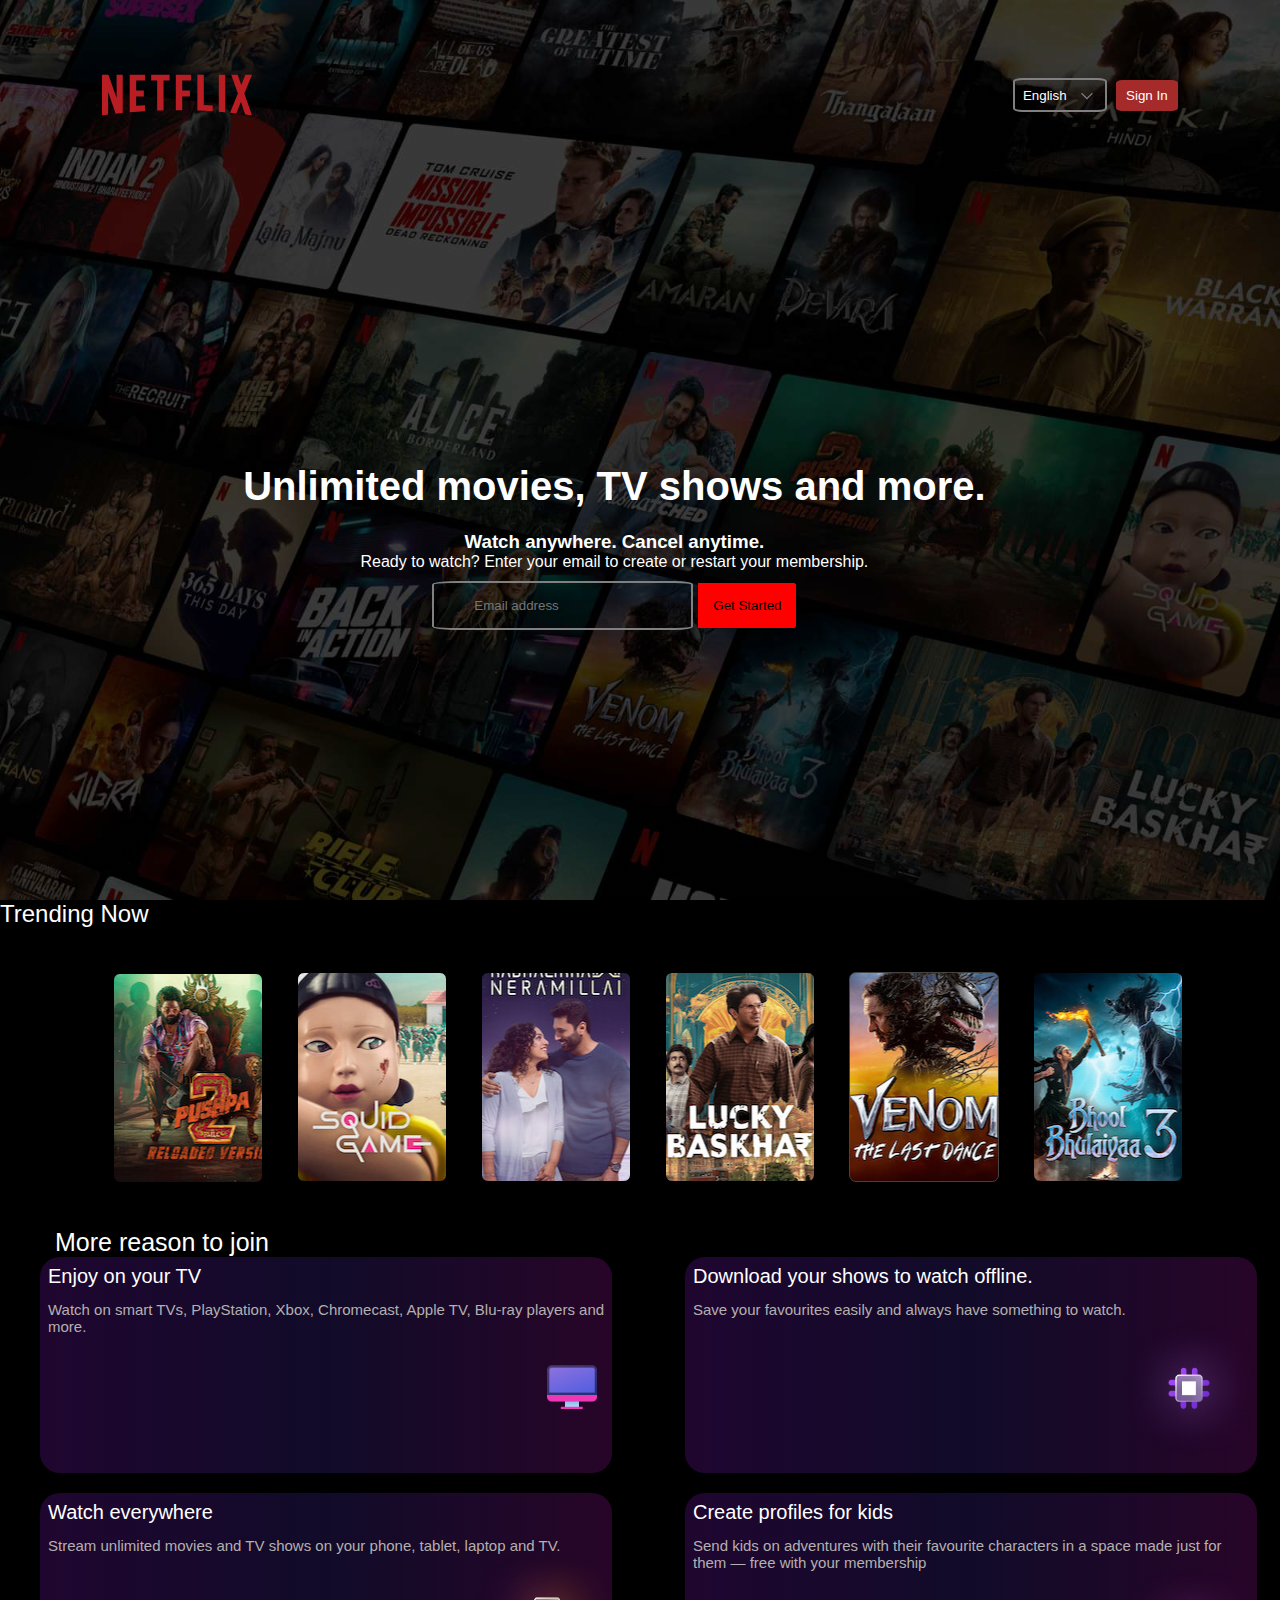
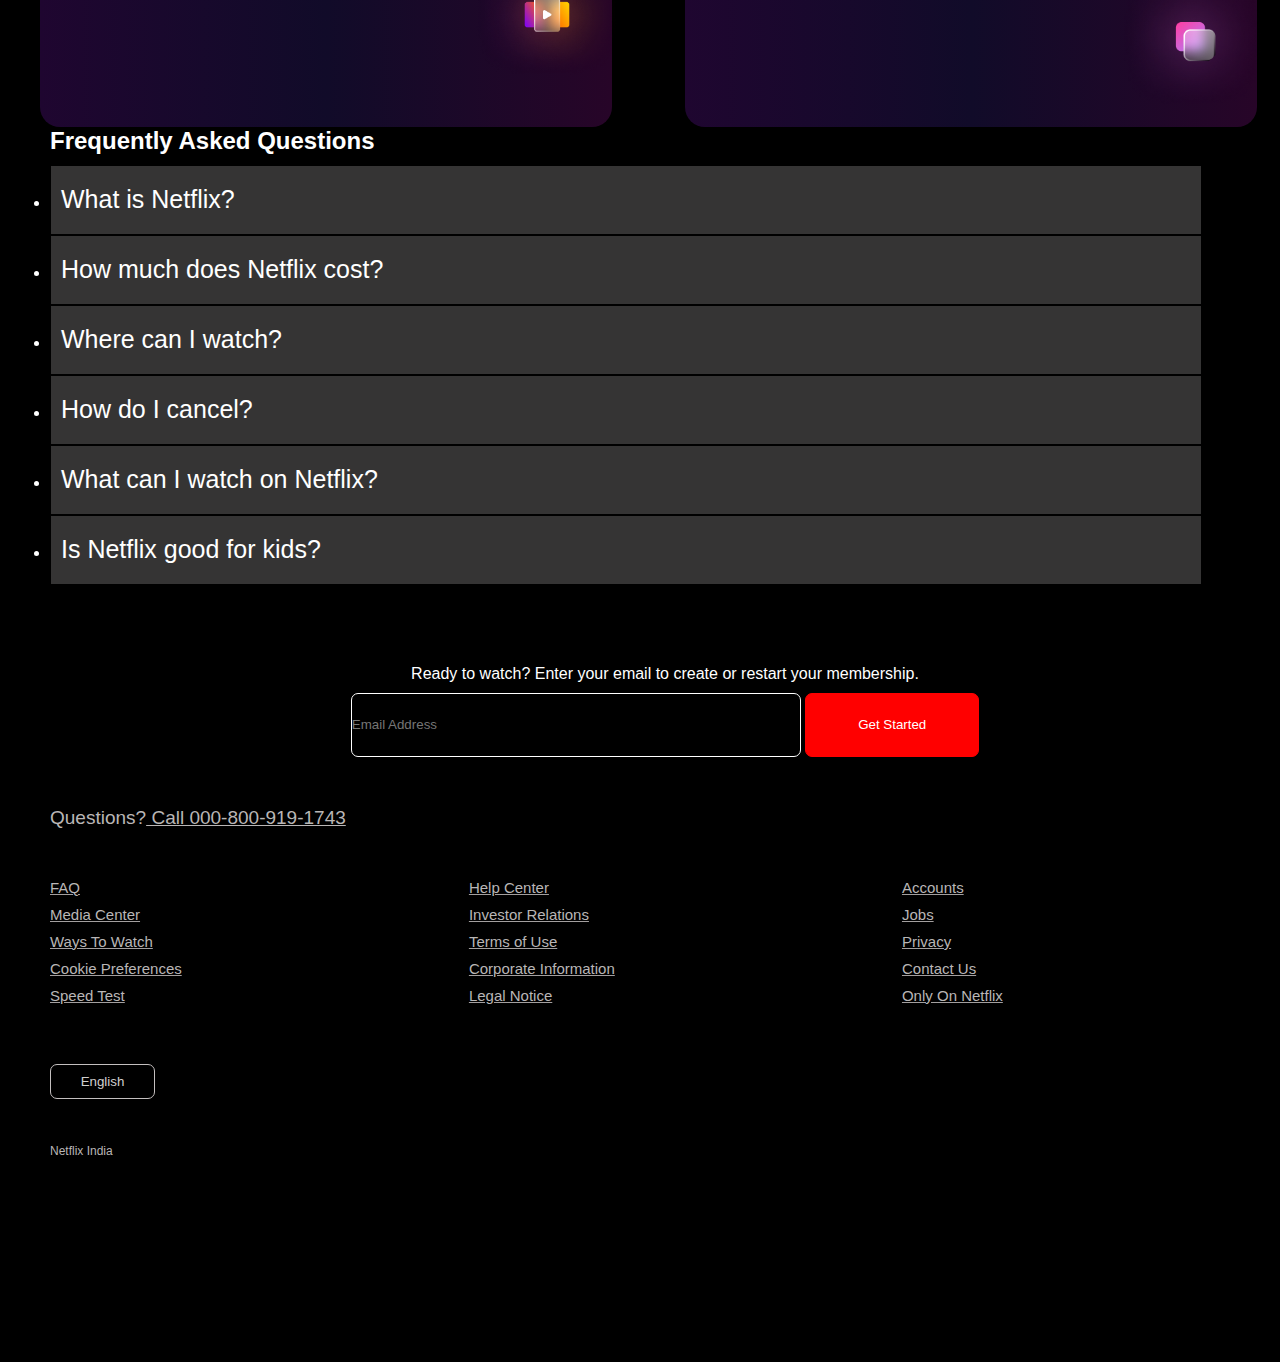
<file: index.html>
<!DOCTYPE html>
<html lang="en">
<head>
    <meta charset="UTF-8">
    <meta name="viewport" content="width=device-width, initial-scale=1.0">
    <title>Netflix India-Watch TV Shows and more.</title>
    <link rel="stylesheet" href="style.css">
</head>
<body>
    <div class="header">
        <nav>
            <img src="logo.svg" alt="imgage" class="logo">
            <div>
                <button class="language-btn">English <img src="down-arrow.png" alt=""></button>
                <button>Sign In</button>
            </div>
        </nav>
         <div class="header-content">
            <h1>Unlimited movies, TV shows and more.</h1>
            <h3>Watch anywhere. Cancel anytime.</h3>
            <p>Ready to watch? Enter your email to create or restart your membership.</p>
            <form class="email-signup">
                <input type="email" placeholder="Email address" required>
                <button type="submit">Get Started</button>
            </form>
         </div>

    </div>
    <div class="section">
            <div class="heading">
                <h2> Trending Now</h2>
            </div>
            <div class="list">
                <div class="button-1">
                    <button> hi</button>
                </div>
                <div class="button-2">
                    <button></button>
                </div>
                <div class="button-3">
                    <button></button>
                </div>
                <div class="button-4">
                    <button></button>
                </div>
                <div class="button-5">
                    <button></button>
                </div>
                <div class="button-6">
                    <button></button>

                </div>


            </div>
            <div class="section">
                <h3>More reason to join</h3>
            </div>
            <div class="section-1">
                <div class="card-1">
                    <div>Enjoy on your TV</div>
                    <div>Watch on smart TVs, PlayStation, Xbox, Chromecast, Apple TV, Blu-ray players and more.</div>
                    <img width="50px" src="Computer - Neutral.png" alt="">



                </div>
                <div class="card-2">
                    <div>Download your shows to watch offline.</div>
                    <div>Save your favourites easily and always have something to watch.</div>
                    <img width="150px" src="Cpu.png" alt="">
                </div>
                <div class="card-3">
                    <div>Watch everywhere
                    </div>
                    <div> Stream unlimited movies and TV shows on your phone, tablet, laptop and TV.</div>
                    <img width="150px" src="video player.png" alt="">
                </div>
                <div class="card-4">
                    <div>Create profiles for kids
                    </div>
                    <div>Send kids on adventures with their favourite characters in a space made just for them — free
                        with your membership</div>
                    <img width="150px" src="layer.png" alt="">
                </div>
            </div>


            <div class="hello">
                <h2>Frequently Asked Questions</h2>
                <div class="freq">
                    <ul>
                        <li><button>What is Netflix?</button></li>
                        <li><button>How much does Netflix cost?</button></li>
                        <li><button>Where can I watch?</button></li>
                        <li><button>How do I cancel?</button></li>
                        <li><button>What can I watch on Netflix?</button></li>
                        <li><button>Is Netflix good for kids?</button></li>
                    </ul>







                </div>
                <div class="last-section">
                    <span>Ready to watch? Enter your email to create or restart your membership.</span>

                    <div>
                        <input type="text" placeholder="Email Address">
                        <button>Get Started</button>
                    </div>

                </div>
            </div>
            <div class="footer">
                <div>Questions?<u> Call 000-800-919-1743</u></div>
                <div class="list-1">
                    <ul >
                        <li>FAQ</li>
                        <li>Media Center</li>
                        <li>Ways To Watch</li>
                        <li>Cookie Preferences</li>
                        <li>Speed Test</li>
                        <li>Help Center</li>
                        <li>Investor Relations</li>
                        <li>Terms of Use</li>
                        <li>Corporate Information</li>
                        <li>Legal Notice</li>
                        <li>Accounts</li>
                        <li>Jobs</li>
                        <li>Privacy</li>
                        <li>Contact Us</li>
                        <li>Only On Netflix</li>


                    </ul>
                        
                    
                </div>
                <button class="eng-1">English</button>
                <div class="last">Netflix India</div>
                <div class="space">Lorem ipsum dolor sit amet consectetur adipisicing elit. Aliquid, veritatis nisi amet in voluptatum molestiae accusamus temporibus laudantium quia cumque, eligendi possimus sequi minima accusantium dicta! Saepe itaque laborum dolore expedita incidunt! Accusamus nam est in sed qui dicta adipisci fuga mollitia esse, et perspiciatis, cupiditate illo inventore nemo aspernatur vitae ipsa quia. Debitis, non quos magni atque consequatur modi numquam, dignissimos repellat aspernatur aperiam autem! Ratione nesciunt assumenda laudantium. Deserunt ad possimus quas error expedita, ab ipsa adipisci minima nobis qui consequatur nam laborum facere totam aut alias quos assumenda cum iusto voluptas, aspernatur repellendus voluptatem molestiae. Soluta porro magni consectetur rerum nesciunt illo! Quos doloremque ex esse rerum, inventore cum nihil, suscipit perspiciatis at omnis id, impedit similique possimus veniam earum hic </div>
            </div>
           


    
</body>
</html>
</file>
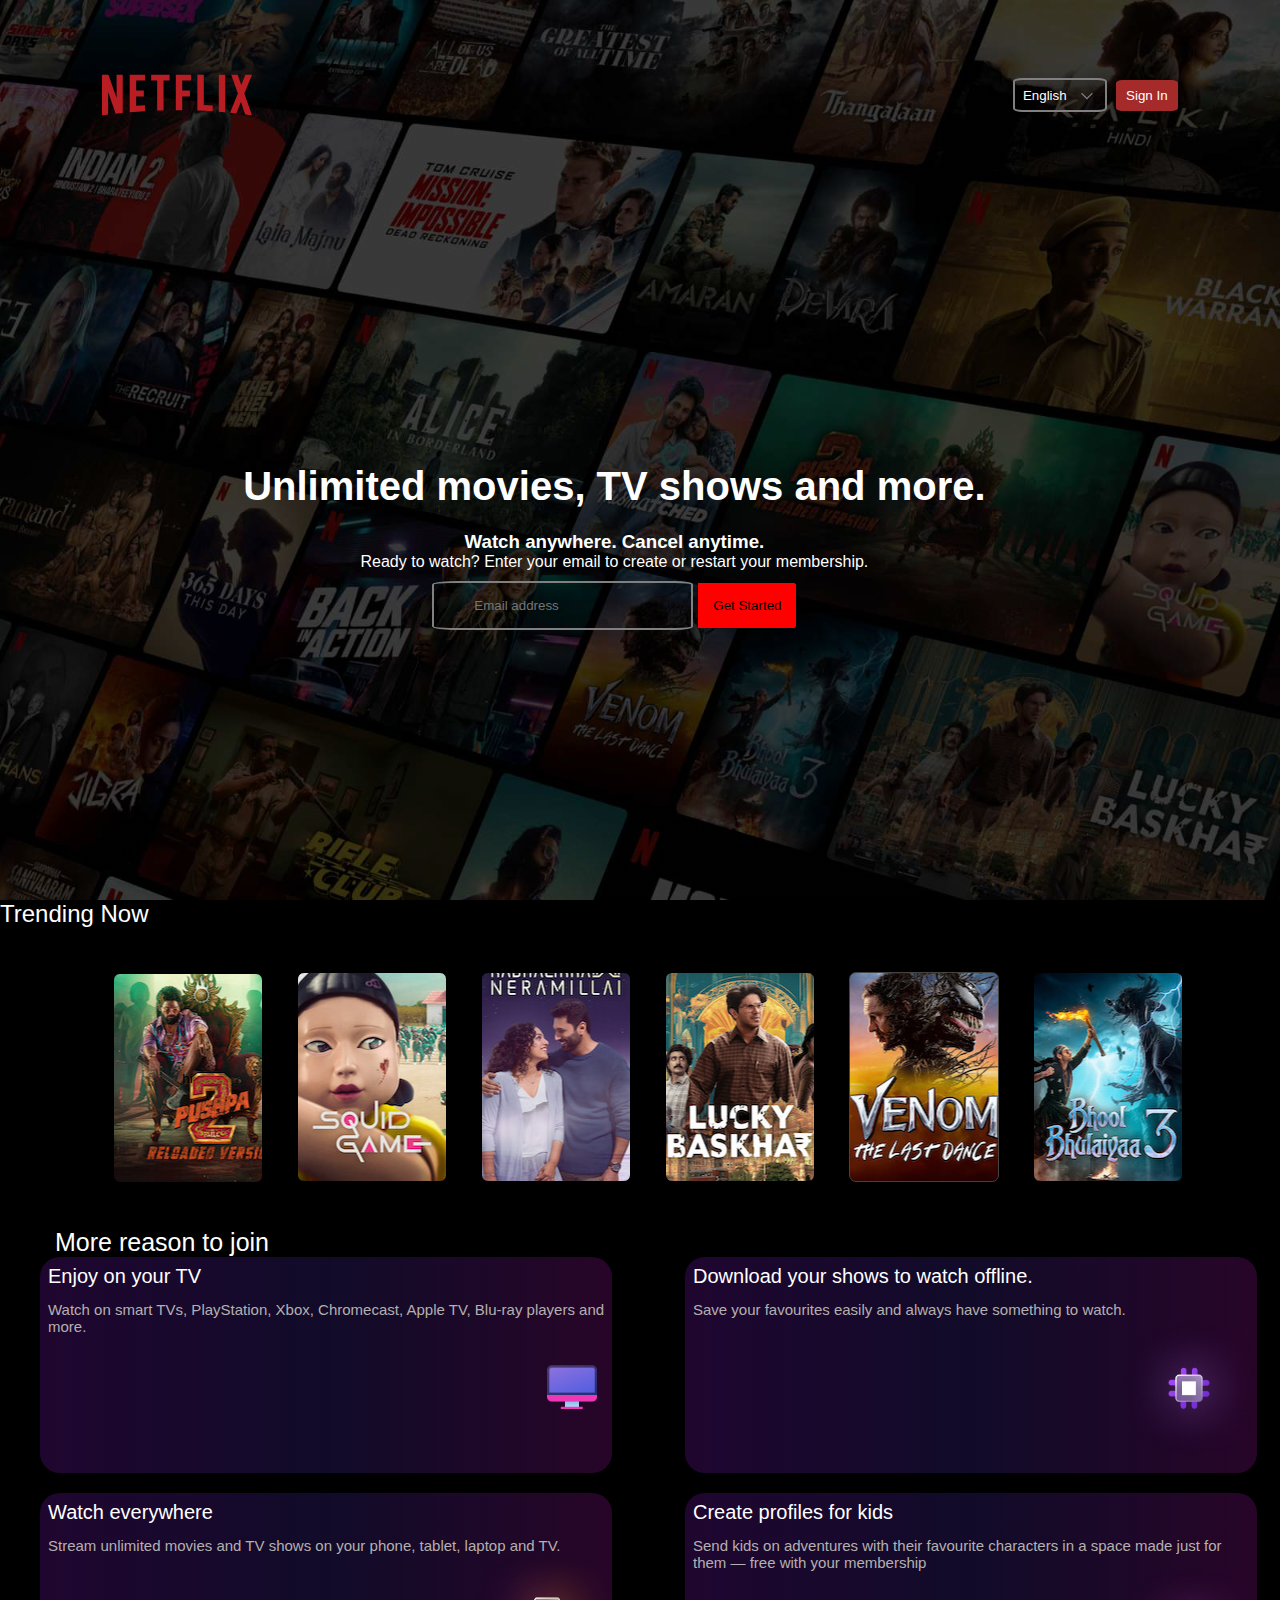
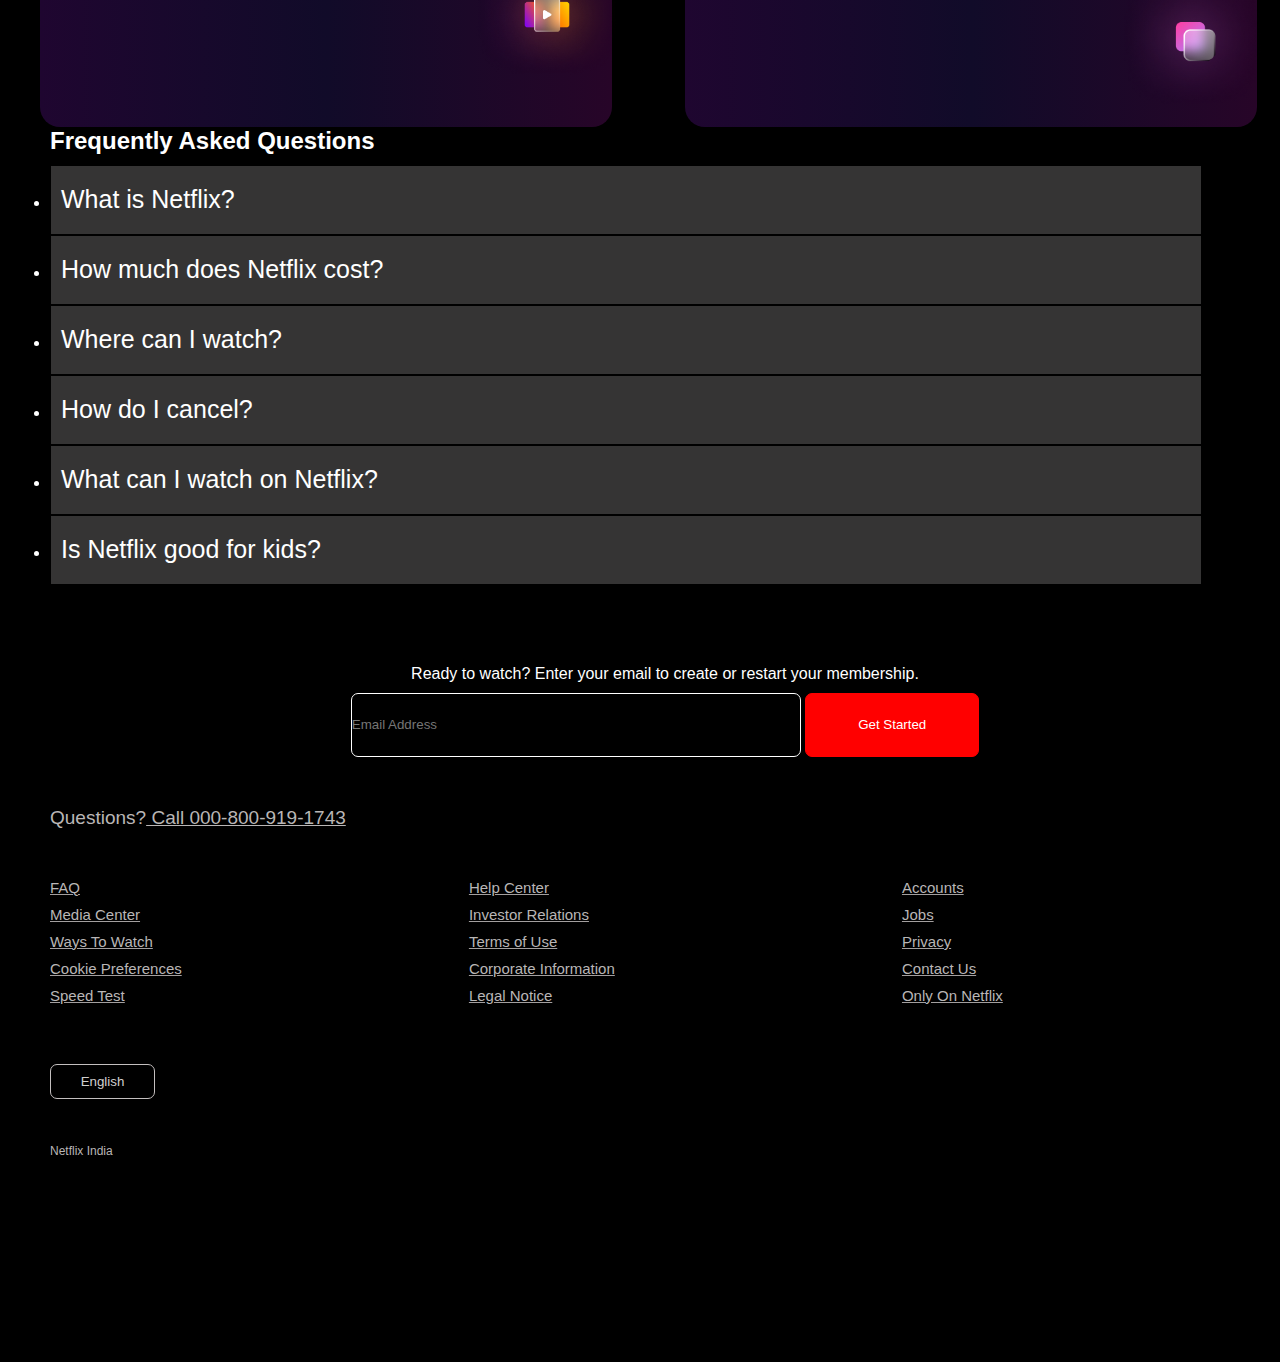
<file: netflix.html>
<!DOCTYPE html>
<html lang="en">
<head>
    <meta charset="UTF-8">
    <meta name="viewport" content="width=device-width, initial-scale=1.0">
    <title>Netflix India-Watch TV Shows and more.</title>
    <link rel="stylesheet" href="style.css">
</head>
<body>
    <div class="header">
        <nav>
            <img src="logo.svg" alt="imgage" class="logo">
            <div>
                <button class="language-btn">English <img src="down-arrow.png" alt=""></button>
                <button>Sign In</button>
            </div>
        </nav>
         <div class="header-content">
            <h1>Unlimited movies, TV shows and more.</h1>
            <h3>Watch anywhere. Cancel anytime.</h3>
            <p>Ready to watch? Enter your email to create or restart your membership.</p>
            <form class="email-signup">
                <input type="email" placeholder="Email address" required>
                <button type="submit">Get Started</button>
            </form>
         </div>

    </div>
    <div class="section">
            <div class="heading">
                <h2> Trending Now</h2>
            </div>
            <div class="list">
                <div class="button-1">
                    <button> hi</button>
                </div>
                <div class="button-2">
                    <button></button>
                </div>
                <div class="button-3">
                    <button></button>
                </div>
                <div class="button-4">
                    <button></button>
                </div>
                <div class="button-5">
                    <button></button>
                </div>
                <div class="button-6">
                    <button></button>

                </div>


            </div>
            <div class="section">
                <h3>More reason to join</h3>
            </div>
            <div class="section-1">
                <div class="card-1">
                    <div>Enjoy on your TV</div>
                    <div>Watch on smart TVs, PlayStation, Xbox, Chromecast, Apple TV, Blu-ray players and more.</div>
                    <img width="50px" src="Computer - Neutral.png" alt="">



                </div>
                <div class="card-2">
                    <div>Download your shows to watch offline.</div>
                    <div>Save your favourites easily and always have something to watch.</div>
                    <img width="150px" src="Cpu.png" alt="">
                </div>
                <div class="card-3">
                    <div>Watch everywhere
                    </div>
                    <div> Stream unlimited movies and TV shows on your phone, tablet, laptop and TV.</div>
                    <img width="150px" src="video player.png" alt="">
                </div>
                <div class="card-4">
                    <div>Create profiles for kids
                    </div>
                    <div>Send kids on adventures with their favourite characters in a space made just for them — free
                        with your membership</div>
                    <img width="150px" src="layer.png" alt="">
                </div>
            </div>


            <div class="hello">
                <h2>Frequently Asked Questions</h2>
                <div class="freq">
                    <ul>
                        <li><button>What is Netflix?</button></li>
                        <li><button>How much does Netflix cost?</button></li>
                        <li><button>Where can I watch?</button></li>
                        <li><button>How do I cancel?</button></li>
                        <li><button>What can I watch on Netflix?</button></li>
                        <li><button>Is Netflix good for kids?</button></li>
                    </ul>







                </div>
                <div class="last-section">
                    <span>Ready to watch? Enter your email to create or restart your membership.</span>

                    <div>
                        <input type="text" placeholder="Email Address">
                        <button>Get Started</button>
                    </div>

                </div>
            </div>
            <div class="footer">
                <div>Questions?<u> Call 000-800-919-1743</u></div>
                <div class="list-1">
                    <ul >
                        <li>FAQ</li>
                        <li>Media Center</li>
                        <li>Ways To Watch</li>
                        <li>Cookie Preferences</li>
                        <li>Speed Test</li>
                        <li>Help Center</li>
                        <li>Investor Relations</li>
                        <li>Terms of Use</li>
                        <li>Corporate Information</li>
                        <li>Legal Notice</li>
                        <li>Accounts</li>
                        <li>Jobs</li>
                        <li>Privacy</li>
                        <li>Contact Us</li>
                        <li>Only On Netflix</li>


                    </ul>
                        
                    
                </div>
                <button class="eng-1">English</button>
                <div class="last">Netflix India</div>
                <div class="space">Lorem ipsum dolor sit amet consectetur adipisicing elit. Aliquid, veritatis nisi amet in voluptatum molestiae accusamus temporibus laudantium quia cumque, eligendi possimus sequi minima accusantium dicta! Saepe itaque laborum dolore expedita incidunt! Accusamus nam est in sed qui dicta adipisci fuga mollitia esse, et perspiciatis, cupiditate illo inventore nemo aspernatur vitae ipsa quia. Debitis, non quos magni atque consequatur modi numquam, dignissimos repellat aspernatur aperiam autem! Ratione nesciunt assumenda laudantium. Deserunt ad possimus quas error expedita, ab ipsa adipisci minima nobis qui consequatur nam laborum facere totam aut alias quos assumenda cum iusto voluptas, aspernatur repellendus voluptatem molestiae. Soluta porro magni consectetur rerum nesciunt illo! Quos doloremque ex esse rerum, inventore cum nihil, suscipit perspiciatis at omnis id, impedit similique possimus veniam earum hic </div>
            </div>
           


    
</body>
</html>
</file>
<file: style.css>
*{
    margin:0;
    padding: 0;
    font-family: sans-serif;
    box-sizing: border-box;
}
body{
    background-color: black;
    color:white;
}
.header{
    width:100%;
    height:100vh;
    background-image: linear-gradient(rgb(0,0,0,0.7),rgb(0,0,0,0.7)),url(bg.jpg);
    
    background-size: cover;
    background-position: center;
    padding:10px 8%;
    /* position:relative    */
}
nav{
    display:flex;
    align-items: center;
    justify-content: space-between;
    padding:10px 0;
}
.logo{
    width:150px;
    cursor:pointer;
    
}
nav button{
    border:0;
    background-color: brown;
    color:white;
    padding:8px 10px;
    border-radius: 10%;
    margin-left:5px;
    cursor: pointer;

}
.language-btn{
    /* so that eng button remain in center */
    display:inline-flex;   
    align-items: center;
    background-color:transparent;
    padding:5px 8px;
    border:2px solid grey;
}
.language-btn img{
    width:20px;
    margin-left: 10px;
}
.header-content{
    width:80vw;
    height:80vh;
    display: flex;
    flex-direction: column;
    
    align-items: center;
    justify-content: center;
}
.header-content h1{
    font-size: 40px;
    line-height: 70px;
    font-weight: 600;
    margin-bottom:10px;
    /* max-width: 550px; */
    /* align-items: center; */

}
.email-signup{
    border-radius:7%;
    display:flex;
    align-items: center;
    gap:5px;
    margin-top:10px;
    overflow:hidden

}
.email-signup input{
    flex:1;
    border:2px solid gray;
    border-radius: 7%;
    background-color: transparent;
    padding:15px  40px  ;

}
.email-signup button{
    border:0;
    background-color: red;
    padding:15px;
}
.email-signup  button:hover{
    background-color: rgb(239, 134, 134);
}
.heading h2{
    color:white;
    font-family:'Gill Sans', 'Gill Sans MT', Calibri, 'Trebuchet MS', sans-serif;
    font-weight: 400;
}
.list{
    width:100%;
    height:300px;
    display: flex;
    flex-direction: row;
    gap:34px;
    justify-content: center;
    align-items:center;
}
.button-1 button{
    background-image: url("pushpa.jpg");
    width: 150px;
    height:210px; 
    background-position: center center;
    border:1px solid black;
    border-radius: 7px;
    margin-left:15px;


}
.button-2 button{
    background-image: url("squid.jpg");
    width: 150px;
    height: 210px; 
    background-position: center center;
    border:1px solid black;
    border-radius: 7px;
    /* object-fit: cover; */


}
.button-3 button{
    background-image: url("millai.jpg");
    width: 150px;
    height: 210px; 
    background-position: center center;
    border:1px solid black;
    border-radius: 7px;


}
.button-4 button{
    background-image: url("lucky.jpg");
    width: 150px;
    height: 210px; 
    background-position: center center;
    border:1px solid black;
    border-radius: 7px;



}
.button-5 button{
    background-image: url("venom.jpg");
    width: 150px;
    height: 210px; 
    background-position: center center;
    border:1px solid rgb(69, 66, 66);
    border-radius: 7px;


}
.button-6 button{
    background-image: url("bhoolbulaiy.jpg");
    width: 150px;
    height: 210px; 
    background-position: center center;
    border:1px solid black;
    border-radius: 7px;


}
.button-2 button:hover{
    transform:scale(1.1,1.1);
  
    transition: transform 0.5s ease-in-out;
}

.button-3 button:hover{
    transform:scale(1.1,1.1);
  
    transition: transform 0.5s ease-in-out;
}

.button-4 button:hover{
    transform:scale(1.1,1.1);
  
    transition: transform 0.5s ease-in-out;
}


.button-5 button:hover{
    transform:scale(1.1,1.1);
  
    transition: transform 0.5s ease-in-out;
}

.button-1 button:hover{
    transform:scale(1.1,1.1);
  
    transition: transform 0.5s ease-in-out;
}


.button-6 button:hover{
    transform:scale(1.1,1.1);
  
    transition: transform 0.5s ease-in-out;
}








.section h3{
    font-family:'Segoe UI', Tahoma, Geneva, Verdana, sans-serif;
    color:white;
    font-size: 25px;
    font-weight: 60;
    position:relative;
    left: 55px;

}
.section-1{
    width:100%;
    height:auto;
    display:grid;
    grid-template-rows:repeat(2,auto) ;
    grid-template-columns:repeat(2,1fr);
    justify-content: center;
    
    gap:20px 10px;
}
    .card-1{
        width: 90%; 
        height:auto;
        background: linear-gradient(to right, rgb(31 6 48), rgb(17 11 41), #270528);
        border-radius: 20px;
        display:flex;
        flex-direction:column;
        gap:5px;
        margin-left:40px;
        /* flex-wrap: wrap; */
        /* justify-content:center; */
        /* align-items:center; */

    }
    


 .card-1 :nth-child(1){
    font-family: 'Segoe UI', Tahoma, Geneva, Verdana, sans-serif;
    color:white;
    font-size:20px;
    /* MARGIN:10PX; */
    padding:8px 0px 0px 8px;
    

}
.card-1 :nth-child(2){
    font-family: 'Segoe UI', Tahoma, Geneva, Verdana, sans-serif;
    color:rgb(181, 176, 176);
    /* margin: 10PX; */
     font-size:15px;
     padding: 8px 0px 0px 8px;

}
.card-1 img{
    align-self:flex-end;
    margin: 19px 15px;
    
   
    
}
.card-2{
    width: 90%; 
    height:auto;
    background: linear-gradient(to right, rgb(31 6 48), rgb(17 11 41), #270528);
    border-radius: 20px;
    display:flex;
    flex-direction:column;
    gap:5px;
    margin-left:40px;
    /* justify-content:center; */
    /* align-items:center; */

}



.card-2 :nth-child(1){
font-family: 'Segoe UI', Tahoma, Geneva, Verdana, sans-serif;
color:white;
font-size:20px;

/* MARGIN:10PX; */
padding:8px 0px 0px 8px;


}
.card-2 :nth-child(2){
font-family: 'Segoe UI', Tahoma, Geneva, Verdana, sans-serif;
color:rgb(181, 176, 176);
/* margin: 10PX; */
 font-size:15px;
 padding: 8px 0px 0px 8px;

}
.card-2 img{
align-self:flex-end;
/* margin: 19px 15px; */
position:relative;
bottom:10px;
left:10px;




}




.card-3{
    width: 90%; 
    height:auto;
    background: linear-gradient(to right, rgb(31 6 48), rgb(17 11 41), #270528);
    border-radius: 20px;
    display:flex;
    flex-direction:column;
    gap:5px;
    margin-left:40px;
    /* justify-content:center; */
    /* align-items:center; */

}



.card-3 :nth-child(1){
font-family: 'Segoe UI', Tahoma, Geneva, Verdana, sans-serif;
color:white;
font-size:20px;
/* MARGIN:10PX; */
padding:8px 0px 0px 8px;


}
.card-3 :nth-child(2){
font-family: 'Segoe UI', Tahoma, Geneva, Verdana, sans-serif;
color:rgb(181, 176, 176);
/* margin: 10PX; */
 font-size:15px;
 padding: 8px 0px 0px 8px;

}
.card-3 img{
align-self:flex-end;
/* margin: 19px 15px; */
position:relative;
bottom:10px;
left:10px;




}
.card-4{
    width: 90%; 
    height:auto;
    background: linear-gradient(to right, rgb(31 6 48), rgb(17 11 41), #270528);
    border-radius: 20px;
    display:flex;
    flex-direction:column;
    gap:5px;
    margin-left:40px;
    /* justify-content:center; */
    /* align-items:center; */

}



.card-4 :nth-child(1){
font-family: 'Segoe UI', Tahoma, Geneva, Verdana, sans-serif;
color:white;
font-size:20px;
/* MARGIN:10PX; */
padding:8px 0px 0px 8px;


}
.card-4 :nth-child(2){
font-family: 'Segoe UI', Tahoma, Geneva, Verdana, sans-serif;
color:rgb(181, 176, 176);
/* margin: 10PX; */
 font-size:15px;
 padding: 8px 0px 0px 8px;

}
.card-4 img{
align-self:flex-end;
/* margin: 19px 15px; */
position:relative;
bottom:15px;
left:10px;



}


.hello {
    
    display: flex;
    flex-direction: column;
    flex-wrap: wrap;
    gap:10px;
    margin-left:50px
}
.hello h2{
    color:white;
    font-family: 'Segoe UI', Tahoma, Geneva, Verdana, sans-serif;

}



.freq ul li button {
    /* transition:all 1s ease-out; */
    width:90vw;
    height:70px;
    list-style: none;
    background-color: rgb(53, 52, 52);
    border:1px solid black;
    
    color:white;
    font-family:sans-serif;
    font-size:25px;
   
    
    text-align: left;
    padding-left:10px;
    cursor:pointer;


    
}
ul li button:hover{
    background-color: rgb(97, 97, 97);
    /* transform:scale(1.1) */

} 
.last-section{
    display: flex;
    flex-direction: column;
    justify-items: center;
    align-items: center;
    gap:10px;
}
.last-section span{
    margin-top:70px;
    color:white;
    font-family: sans-serif;
}
.last-section input{
    /* align-self:flex-start; */
    width:450px;
    height:64px ;
    border:1px solid white;
    border-radius: 7px;
    background-color: black;
    color:white;
}

.last-section button{
    width:174px;
    height:64px;
    background-color: red;
    color:white;
    border:1px solid red;
    border-radius: 7px;
    
}
.footer div{
    color:rgb(185, 182, 182);
    font-family: sans-serif;
    font-size:19px;
    margin-top: 50px;
    margin-left: 50px;
}
.list-1 ul{
    width:100%;
    height:150px;
    display: flex;
    flex-direction: column;
    flex-wrap:wrap ;
    gap:10px;


    

    

}
.list-1 ul li {
    
    /* list-style: none; */
    list-style: none;
    color:rgb(185, 182, 182);
    text-decoration: underline;
    text-decoration-color:rgb(163, 159, 159);;
    font-family: sans-serif;
    font-size: 15px;
    
    
}
.footer .eng-1{
    width: 105px;
    height: 35px;
    background-color: black;
    color:rgb(210, 207, 207);
    border: 0.5px solid rgb(196, 191, 191);
    border-radius: 7px;
    margin:35px 50px;

}
.footer .last{
    color:rgb(185, 182, 182);
    font-family: sans-serif;
    font-size: 12px;
    margin:10px 100px 50px 50px;
}
.footer .space{
    color:black;
}
/* css media queries */
@media only screen and(max-width:600px){
    .header{
        border:3px solid gray;
    }

    .logo{
        width:100px;
    }
    nav button{
        padding:5px 10px;
    }
    nav .language-btn{
        padding:4px 8px;
    }
    .header-content{
        position:unset;
        transform: none;
        padding-top: 150px;
    }
    .header-content h1{
        font-size: 25px;
    }
    .email-signup button{
        font-size:12px;
        padding:10px 15px;
    }

}
@media screen and (max-width:1105px){

    
    .section-1{
        grid-template-rows: repeat(4,auto);
        grid-template-columns: 1fr;
        padding: 10PX;

        
    }
    .card1,.card2,.card3,.card4{
        width:65vw;
        height:auto;
        margin:0 auto;
    }

    .list-1 ul{
        width:100%;
        height:auto;
        list-style: none;
        display: flex;
        flex-direction: column;
        justify-content: center;
        align-items: center;
        /* flex-wrap:wrap ; */
        gap:10px;
    }
    nav{
        display:flex;
        flex-direction: column;
        gap:12px;
        padding-top:20px;
    }
    
}
</file>
